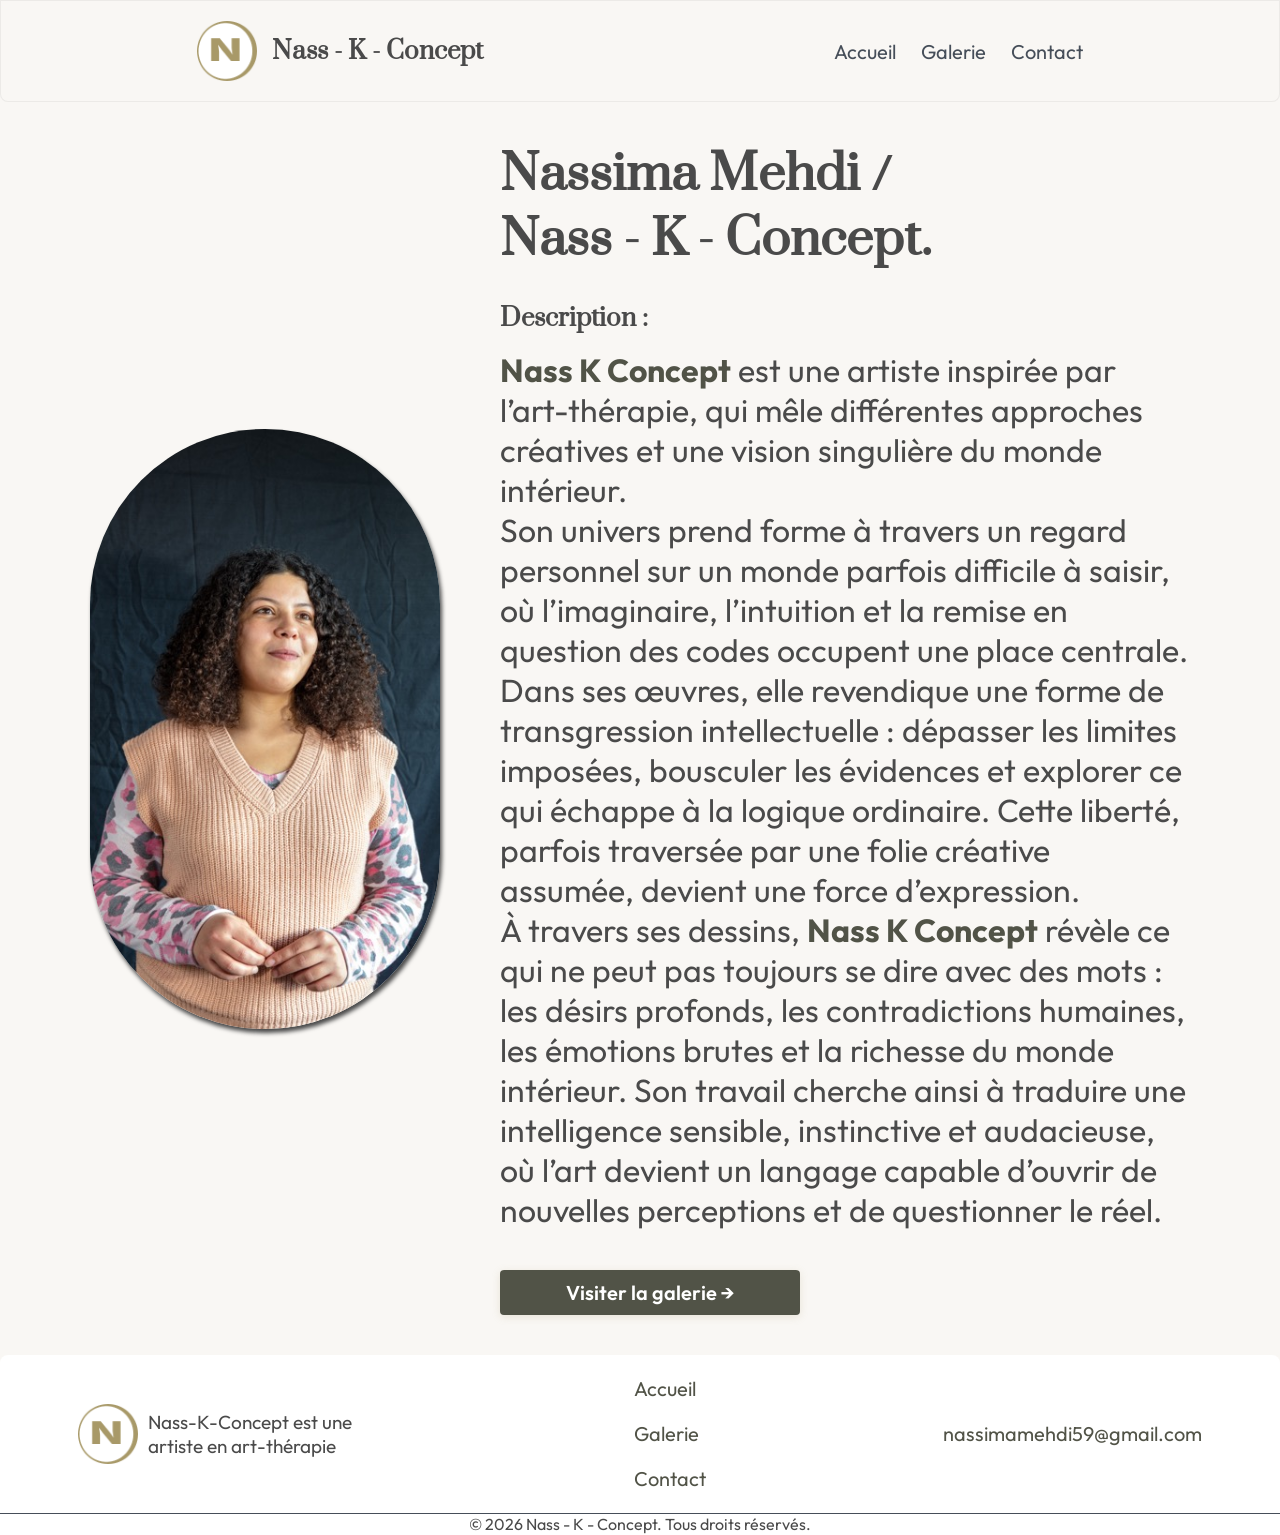
<file: index.html>
<!doctype html>
<html lang="fr">
  <head>
    <meta charset="UTF-8" />
    <meta name="viewport" content="width=device-width, initial-scale=1.0" />
    <title>Nass-K-Concept - Galerie d'Art</title>
    <meta
      name="description"
      content="Découvrez l'univers artistique de Nass -K - Concept à travers une galerie de créations originales mélant émotion, imagination et expression personelle. Explorer les oeuvres, contactez l'artiste et plongez dans un univers singulier."
    />
    <meta name="author" content="Nassima Mehdi" />
    <meta
      name="keywords"
      content="art, galerie, artiste, dessin, créativité, émotion, art thérapie, illustration, exposition, Nass K Concept"
    />
    <link rel="stylesheet" href="commun.css" />
    <link rel="stylesheet" href="index.css" />
    <link rel="icon" type="image/png" href="img/nasskconcept.png" />
    <link rel="preconnect" href="https://fonts.googleapis.com" />
    <link rel="preconnect" href="https://fonts.gstatic.com" crossorigin />
    <link
      href="https://fonts.googleapis.com/css2?family=Outfit:wght@100..900&family=Prata&display=swap"
      rel="stylesheet"
    />
  </head>

  <body>
    <!--Ceci est mon header-->
    <header>
      <div class="header-left">
        <a href="index.html"
          ><img
            class="logo-header"
            src="img/nasskconcept.png"
            alt="logo Nass-K-Concept"
            title="Nass-K-Concept"
        /></a>
        <h1>Nass - K - Concept</h1>
      </div>

      <nav>
        <ul>
          <li><a href="index.html">Accueil</a></li>
          <li><a href="galerie.html">Galerie</a></li>
          <li><a href="contact.html">Contact</a></li>
        </ul>
      </nav>
    </header>

    <!--Ceci est mon main-->
    <main>
      <section class="card">
        <img
          src="img/artiste.jpeg"
          alt="artiste femme debout avec un pull rose et des cheuveux bouclés"
          title="Nassima Mehdi"
        />

        <section class="text-card">
          <h2 class="titre">Nassima Mehdi / <br />Nass - K - Concept.</h2>

          <div class="text-card-two">
            <h4 class="description">Description :</h4>

            <p class="paragraphe">
              <span class="name">Nass K Concept</span> est une artiste inspirée
              par l’art-thérapie, qui mêle différentes approches créatives et
              une vision singulière du monde intérieur. <br />Son univers prend
              forme à travers un regard personnel sur un monde parfois difficile
              à saisir, où l’imaginaire, l’intuition et la remise en question
              des codes occupent une place centrale. Dans ses œuvres, elle
              revendique une forme de transgression intellectuelle : dépasser
              les limites imposées, bousculer les évidences et explorer ce qui
              échappe à la logique ordinaire. Cette liberté, parfois traversée
              par une folie créative assumée, devient une force d’expression.

              <br />À travers ses dessins,
              <span class="name">Nass K Concept</span> révèle ce qui ne peut pas
              toujours se dire avec des mots : les désirs profonds, les
              contradictions humaines, les émotions brutes et la richesse du
              monde intérieur. Son travail cherche ainsi à traduire une
              intelligence sensible, instinctive et audacieuse, où l’art devient
              un langage capable d’ouvrir de nouvelles perceptions et de
              questionner le réel.
            </p>

            <a class="btn-galerie" href="galerie.html">Visiter la galerie →</a>
          </div>
        </section>
      </section>
    </main>

    <!--Ceci est mon footer-->
    <footer>
      <section class="footer-top">
        <div class="logo-description">
          <img
            class="footer-logo"
            src="img/nasskconcept.png"
            alt="logo Nass-K-Concept"
            title="Nass-K-Concept"
          />
          <p>Nass-K-Concept est une artiste en art-thérapie</p>
        </div>

        <ul>
          <li><a href="index.html">Accueil</a></li>
          <li><a href="galerie.html">Galerie</a></li>
          <li><a href="contact.html">Contact</a></li>
        </ul>

        <a href="mailto:nassimamehdi59@gmail.com">nassimamehdi59@gmail.com</a>
      </section>

      <p class="footer-p">© 2026 Nass - K - Concept. Tous droits réservés.</p>
    </footer>
  </body>
</html>
</file>
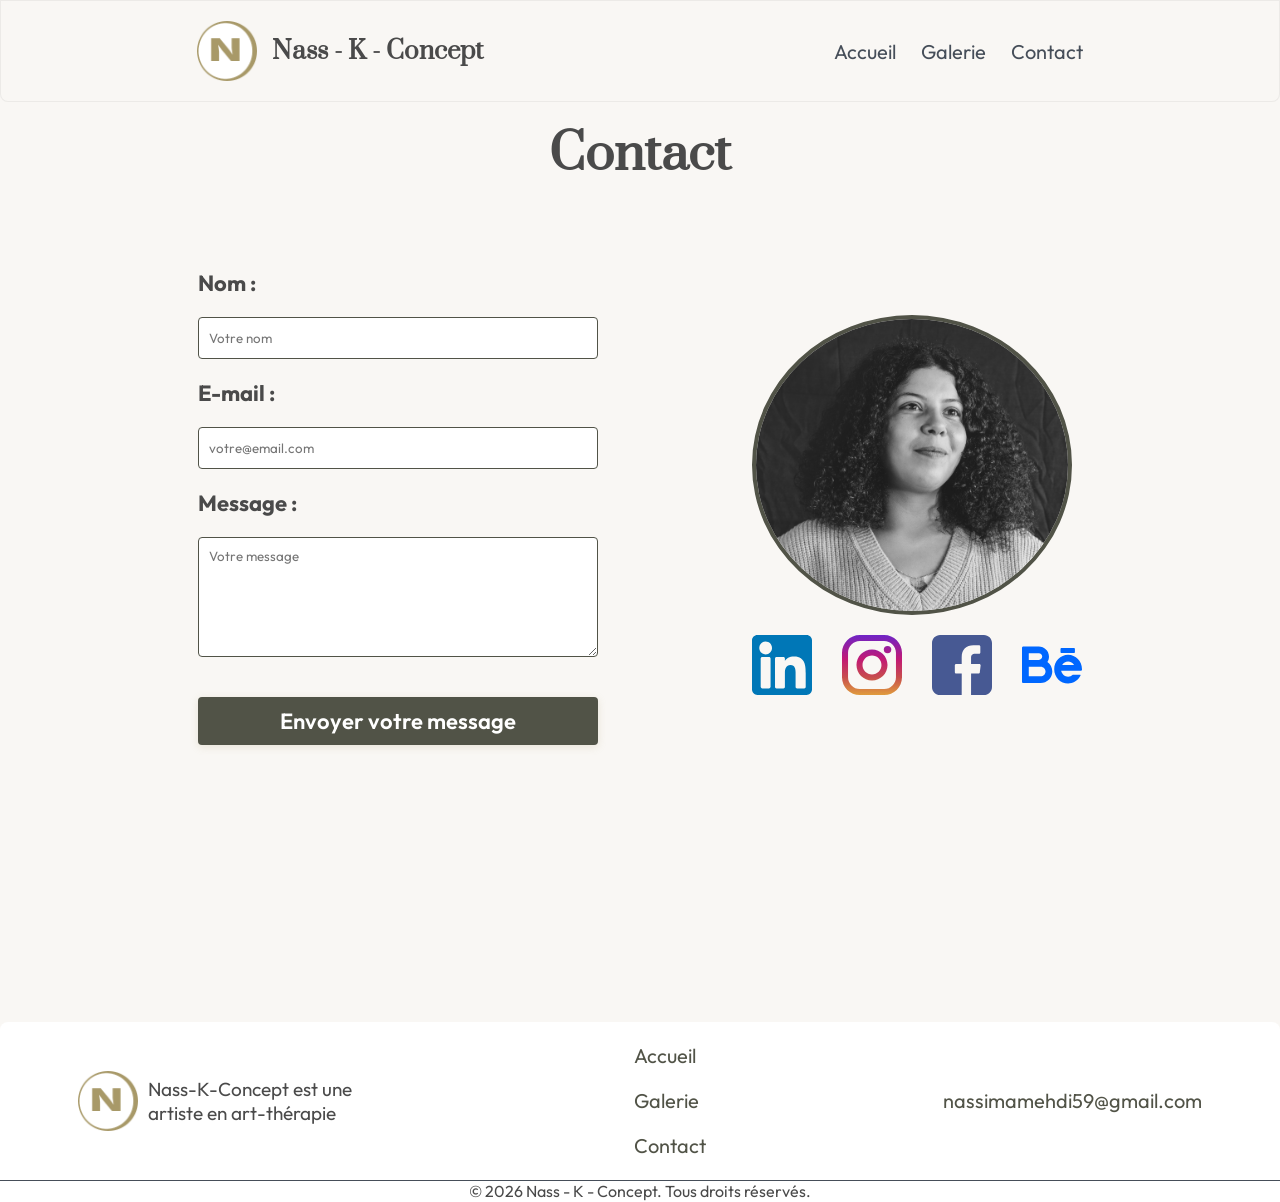
<file: contact.html>
<!doctype html>
<html lang="fr">
  <head>
    <meta charset="UTF-8" />
    <meta name="viewport" content="width=device-width, initial-scale=1.0" />
    <title>Nass-K-Concept - Galerie d'Art</title>
    <meta
      name="description"
      content="Découvrez l'univers artistique de Nass -K - Concept à travers une galerie de créations originales mélant émotion, imagination et expression personelle. Explorer les oeuvres, contactez l'artiste et plongez dans un univers singulier."
    />
    <meta name="author" content="Nassima Mehdi" />
    <meta
      name="keywords"
      content="art, galerie, artiste, dessin, créativité, émotion, art thérapie, illustration, exposition, Nass K Concept"
    />
    <link rel="stylesheet" href="commun.css" />
    <link rel="stylesheet" href="contact.css" />
    <link rel="icon" type="image/png" href="img/nasskconcept.png" />
    <link rel="preconnect" href="https://fonts.googleapis.com" />
    <link rel="preconnect" href="https://fonts.gstatic.com" crossorigin />
    <link
      href="https://fonts.googleapis.com/css2?family=Outfit:wght@100..900&family=Prata&display=swap"
      rel="stylesheet"
    />
  </head>

  <body>
    <!--Ceci est mon header-->
    <header>
      <div class="header-left">
        <a href="index.html"
          ><img
            class="logo-header"
            src="img/nasskconcept.png"
            alt="logo Nass-K-Concept"
            title="Nass-K-Concept"
        /></a>
        <h1>Nass - K - Concept</h1>
      </div>

      <nav>
        <ul>
          <li><a href="index.html">Accueil</a></li>
          <li><a href="galerie.html">Galerie</a></li>
          <li><a href="contact.html">Contact</a></li>
        </ul>
      </nav>
    </header>

    <!--Ceci est mon main-->
    <main>
      <!--Ceci est le titre de ma page-->
      <h2>Contact</h2>

      <section class="contact">
        <!--Formulaire contact-->
        <section class="form-container">
          <input type="checkbox" id="sent-toggle" />

          <form class="formulaire" action="#" method="post">
            <ul>
              <li>
                <label for="name">Nom :</label>
                <input
                  type="text"
                  placeholder="Votre nom"
                  id="name"
                  name="user_name"
                  required
                />
              </li>

              <li>
                <label for="mail">E-mail :</label>
                <input
                  type="email"
                  placeholder="votre@email.com"
                  id="mail"
                  name="user_mail"
                  required
                />
              </li>

              <li>
                <label for="msg">Message :</label>
                <textarea
                  placeholder="Votre message "
                  name="user_message"
                  id="msg"
                  required
                ></textarea>
              </li>
            </ul>

            <label for="sent-toggle" class="button-fake">
              Envoyer votre message
            </label>
          </form>

          <div id="success-message">
            Votre message a été envoyé avec succès !
          </div>
        </section>

        <!--Photo de profil et réseaux sociaux-->
        <section class="reseaux-profil">
          <img
            class="contact-profil"
            src="img/contact-profil.jpeg"
            alt="femme artiste noir et blanc cheveux bouclés"
            title="Nass-K-Concept"
          />
          <section class="reseaux-sociaux">
            <a href="https://www.linkedin.com/" target="_blank">
              <img src="img/linkedin.svg" alt="LinkedIn" title="LinkedIn" />
            </a>

            <a href="https://www.instagram.com/" target="_blank">
              <img src="img/instagram.svg" alt="Instagram" title="Instagram" />
            </a>

            <a href="https://www.facebook.com/" target="_blank">
              <img src="img/facebook.svg" alt="Facebook" title="Facebook" />
            </a>

            <a href="https://www.behance.net/" target="_blank">
              <img src="img/behance.svg" alt="Behance" title="Behance" />
            </a>
          </section>
        </section>
      </section>
    </main>

    <!--Ceci est mon footer-->
    <footer>
      <section class="footer-top">
        <div class="logo-description">
          <img
            class="footer-logo"
            src="img/nasskconcept.png"
            alt="logo Nass-K-Concept"
            title="Nass-K-Concept"
          />
          <p>Nass-K-Concept est une artiste en art-thérapie</p>
        </div>

        <ul>
          <li><a href="index.html">Accueil</a></li>
          <li><a href="galerie.html">Galerie</a></li>
          <li><a href="contact.html">Contact</a></li>
        </ul>

        <a href="mailto:nassimamehdi59@gmail.com">nassimamehdi59@gmail.com</a>
      </section>

      <p class="footer-p">© 2026 Nass - K - Concept. Tous droits réservés.</p>
    </footer>
  </body>
</html>
</file>
<file: commun.css>
* {
  margin: 0;
  padding: 0;
  box-sizing: border-box;
}
body {
  background-color: #f9f7f4;
  font-family: "Outfit", sans-serif;
  color: #4a4a4a;
}

/* Ceci est mon header */
header {
  display: flex;
  justify-content: space-around;
  align-items: center;
  padding: 20px;
  background-color: rgba(249, 247, 244, 0.95);
  border: 1px solid rgba(74, 74, 74, 0.08);
  border-bottom-left-radius: 8px;
  border-bottom-right-radius: 8px;
  position: sticky;
  top: 0;
}
.header-left {
  display: flex;
  align-items: center;
  gap: 15px;
}
.logo-header {
  display: flex;
  align-items: center;
  width: 60px;
  height: 60px;
  border-radius: 4px;
}
h1 {
  font-family: "Prata", serif;
  font-size: 24px;
}
nav ul {
  display: flex;
  gap: 25px;
  list-style: none;
}
a {
  font-size: 20px;
  text-decoration: none;
  color: #464e59;
  transition-duration: 0.4s;
}
nav a:hover {
  color: #515347;
  font-weight: bold;
}

/* Ceci est mon main */
main {
  min-height: 100vh;
}
h2 {
  font-family: "Prata", serif;
  font-weight: 700;
  font-size: 48px;
}

/* Ceci est mon footer */
footer {
  font-weight: 400;
  display: flex;
  flex-direction: column;
  justify-content: space-around;
  min-height: 20vh;
  background-color: #ffffff;
  border-top-left-radius: 8px;
  border-top-right-radius: 8px;
}
.footer-top {
  display: flex;
  justify-content: space-around;
  gap: 100px;
  align-items: center;
  padding: 10px;
}
.logo-description {
  font-size: 19px;
  display: flex;
  align-items: center;
  gap: 10px;
}
.footer-logo {
  width: 60px;
  height: 60px;
  border-radius: 4px;
}
.footer-top p {
  display: flex;
  flex-wrap: wrap;
  width: 250px;
}
.footer-p {
  display: flex;
  justify-content: center;
  align-items: center;
  text-align: center;
  border-top: 1px solid #464e59;
}

footer li {
  list-style-type: none;
  padding: 10px 0;
}
footer a {
  color: #515347;
}

@media only screen and (max-width: 768px) {
  header {
    flex-direction: column;
    text-align: center;
  }
  h1 {
    display: none;
  }
  nav {
    margin-top: 4%;
  }
  nav ul {
    flex-direction: column;
  }
  .footer-top {
    flex-direction: column;
    text-align: center;
    gap: 30%;
  }
  .logo-description {
    flex-direction: column;
    text-align: center;
  }
}
</file>
<file: index.css>
main {
  min-height: 100vh;
  display: flex;
  justify-content: center;
  align-items: center;
  padding: 40px;
}
.card {
  display: flex;
  gap: 40px;
  max-width: 1100px;
  align-items: center;
}
.card img {
  width: 350px;
  height: 600px;
  object-fit: cover;
  border-radius: 180px;
  box-shadow: 2px 4px 4px #4a4a4a;
}

.text-card {
  margin-left: 20px;
}
h2 {
  margin-bottom: 30px;
}
h4 {
  font-family: "Prata", serif;
  font-size: 24px;
  margin-bottom: 15px;
}
.card p {
  font-size: 32px;
  line-height: 40px;
}
.name {
  font-weight: bold;
  color: #515347;
  text-shadow: none;
}
.btn-galerie {
  width: 300px;
  display: inline-block;
  font-weight: 600;
  text-align: center;
  background-color: #515347;
  color: #ffffff;
  border-radius: 4px;
  padding: 10px 15px;
  margin-top: 40px;
  transition-duration: 0.8s;
  box-shadow: 0 2px 8px rgba(168, 153, 104, 0.2);
}
.btn-galerie:hover {
  background-color: #514547;
  transform: translateY(-1px);
}
.btn-galerie:focus {
  outline: 2px #515347;
  outline-offset: 2px;
}
@media only screen and (max-width: 768px) {
  .card {
    flex-direction: column;
  }
  .text-card {
    display: contents;
  }
  .text-card-two {
    display: contents;
  }
  .titre {
    order: 1;
    text-align: center;
  }
  .card img {
    order: 2;
  }
  .description {
    order: 3;
  }
  .paragraphe {
    order: 4;
  }
  .btn-galerie {
    order: 5;
  }
}
</file>
<file: contact.css>
h2 {
  text-align: center;
  margin: 20px;
}
.contact {
  min-height: 600px;
  display: flex;
  justify-content: center;
  align-items: center;
  gap: 12%;
}
.contact-profil {
  width: 320px;
  height: 300px;
  object-fit: cover;
  border: 4px solid #515347;
  border-radius: 50%;
}
.reseaux-sociaux img {
  width: 60px;
  height: 60px;
}
.reseaux-profil {
  display: flex;
  flex-direction: column;
  gap: 20px;
}
.reseaux-sociaux {
  display: flex;
  justify-content: center;
  gap: 30px;
}
.reseaux-sociaux a img {
  transition: 0.4s;
}

.reseaux-sociaux a:hover img {
  transform: scale(1.1);
}
form {
  display: flex;
  flex-direction: column;
}
form li {
  font-size: 22px;
  list-style: none;
}
label {
  font-weight: bold;
  margin: 20px 0;
}
input {
  min-height: 42px;
}
textarea {
  min-height: 120px;
  resize: vertical;
}
input,
textarea {
  width: 400px;
  border: 1px solid #515347;
  border-radius: 4px;
  padding: 10px;
  font-family: "Outfit", sans-serif;
  font-weight: 400;
}
input:focus,
textarea:focus {
  outline: none;
  border: 2px solid #515347;
  box-shadow: 0 0 6px rgba(168, 153, 104, 0.4);
}
li {
  display: flex;
  flex-direction: column;
  text-align: left;
}
#sent-toggle {
  display: none;
}
#success-message {
  width: 400px;
  display: none;
  font-size: 22px;
  font-weight: bold;
  color: #515347;
  text-align: center;
  border: 1px solid #515347;
  border-radius: 4px;
  padding: 20px;
  background-color: #ffffff;
}
#sent-toggle:checked ~ .formulaire {
  display: none;
}

#sent-toggle:checked ~ #success-message {
  display: block;
}
.button-fake {
  display: block;
  background-color: #515347;
  text-align: center;
  font-size: 22px;
  font-weight: 600;
  color: #ffffff;
  border: none;
  border-radius: 4px;
  padding: 10px 15px;
  margin-top: 40px;
  transition-duration: 0.8s;
  cursor: pointer;
  box-shadow: 0 2px 8px rgba(168, 153, 104, 0.2);
}

.button-fake:hover {
  background-color: #514547;
  transform: translateY(-1px);
}
.button-fake:focus {
  outline: 2px #515347;
  offset: 2px;
}

@media only screen and (max-width: 768px) {
  .contact {
    flex-direction: column;
    gap: 40px;
  }
  #success-message {
    margin-bottom: 40px;
  }
}
</file>
